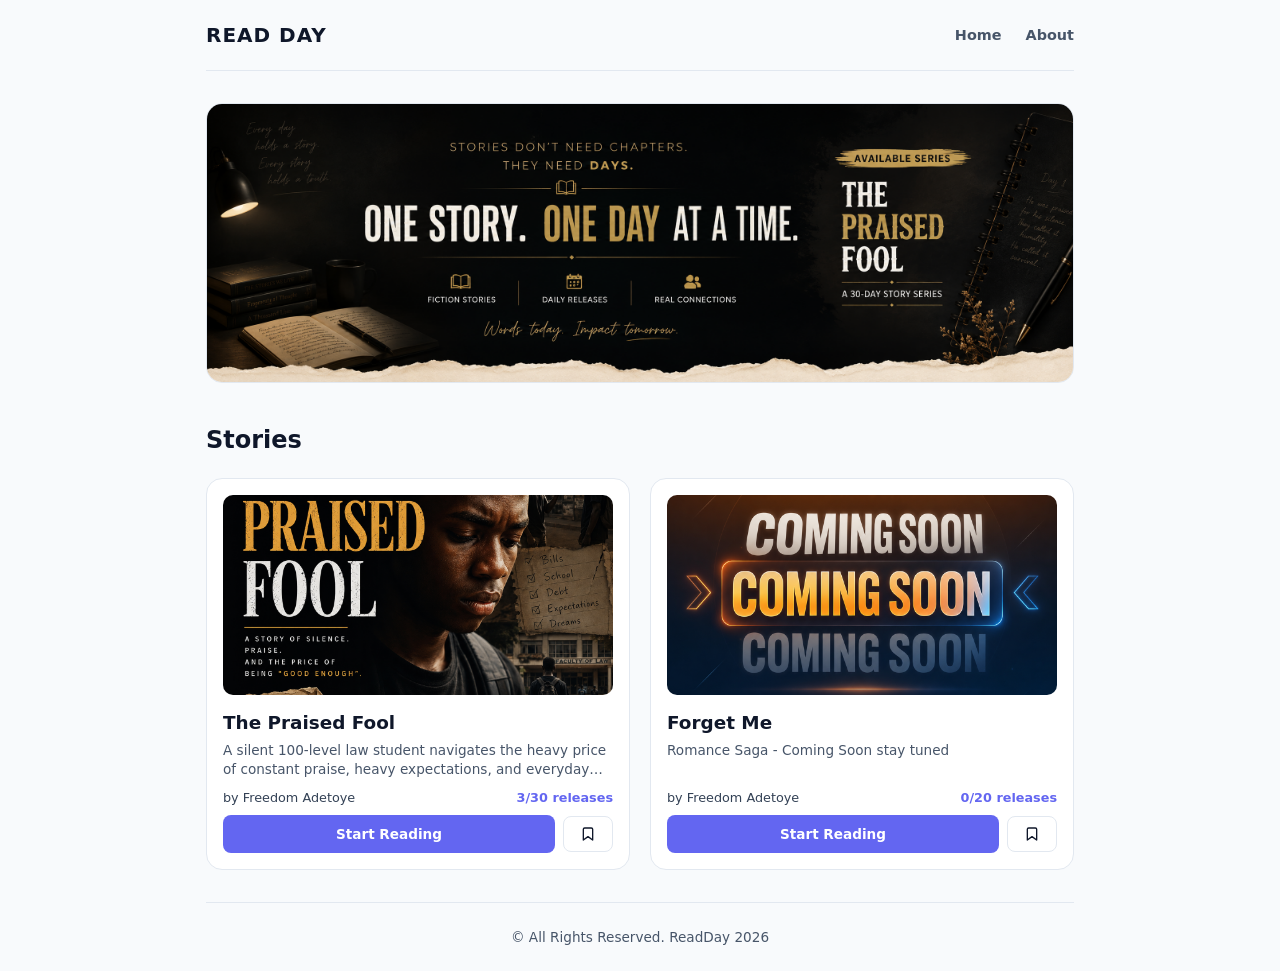
<file: index.html>
<!DOCTYPE html>
<html lang="en">
<head>
  <meta charset="UTF-8">
  <meta name="viewport" content="width=device-width, initial-scale=1.0">

  <!-- Primary SEO -->
  <title>ReadDay — Stories Told One Day at a Time</title>

  <meta
    name="description"
    content="ReadDay is a storytelling platform where stories unfold one Day at a time. Discover serialized stories, follow your favorite series, and come back for the next Day."
  >

  <meta
    name="keywords"
    content="ReadDay, Read Day, stories, short stories, serialized stories, daily stories, storytelling, fiction, Nigerian stories, African stories, online stories, story series"
  >

  <meta name="author" content="ReadDay">
  <meta name="robots" content="index, follow">
  <meta name="googlebot" content="index, follow">

  <!-- Canonical URL -->
  <link rel="canonical" href="https://readday.netlify.app/">

  <!-- Google Search Console -->
  <meta
    name="google-site-verification"
    content="KsjH5SV1q-YHQZJ7qArYJ-oVG-c3FbZ7Lfl--VNaDPQ"
  >

  <!-- Open Graph / Facebook -->
  <meta property="og:type" content="website">
  <meta property="og:site_name" content="ReadDay">
  <meta property="og:title" content="ReadDay — Stories Told One Day at a Time">
  <meta
    property="og:description"
    content="Discover stories that unfold one Day at a time. Read, follow, and return for the next Day."
  >
  <meta property="og:url" content="https://readday.netlify.app/">
  <meta
    property="og:image"
    content="https://readday.netlify.app/assets/images/open-graph.png"
  >
  <meta property="og:image:alt" content="ReadDay — Stories Told One Day at a Time">
  <meta property="og:image:type" content="image/png">

  <!-- Twitter / X -->
  <meta name="twitter:card" content="summary_large_image">
  <meta name="twitter:title" content="ReadDay — Stories Told One Day at a Time">
  <meta
    name="twitter:description"
    content="Discover stories that unfold one Day at a time. Read, follow, and return for the next Day."
  >
  <meta
    name="twitter:image"
    content="https://readday.netlify.app/assets/images/open-graph.png"
  >
  <meta name="twitter:image:alt" content="ReadDay — Stories Told One Day at a Time">

  <!-- Favicon -->
  <link
    rel="icon"
    type="image/svg+xml"
    href="./assets/favicon.svg"
  >

  <!-- Styles -->
  <link rel="stylesheet" href="./css/styles.css">
</head>
<body>

  <div class="content">
    <header>
      <h1>READ DAY</h1>

      <nav>
        <ul>
          <li><a href="./index.html">Home</a></li>
          <li><a href="./about.html">About</a></li>
        </ul>
      </nav>

      <div id="menu">
        <span></span>
        <span></span>
        <span></span>
      </div>
    </header>

    <main>
      <section id="hero-section">
        <img class="banner" src="./assets/images/banner.png" alt="Hero Section Banner Image">
      </section>

      <section id="stories">
        <h2>Stories</h2>

        <div id="stories-container"></div>
      </section>
    </main>

    <footer>
      &copy; All Rights Reserved. ReadDay 2026
    </footer>
  </div>

  <script src="./js/script.js"></script>
</body>
</html>
</file>
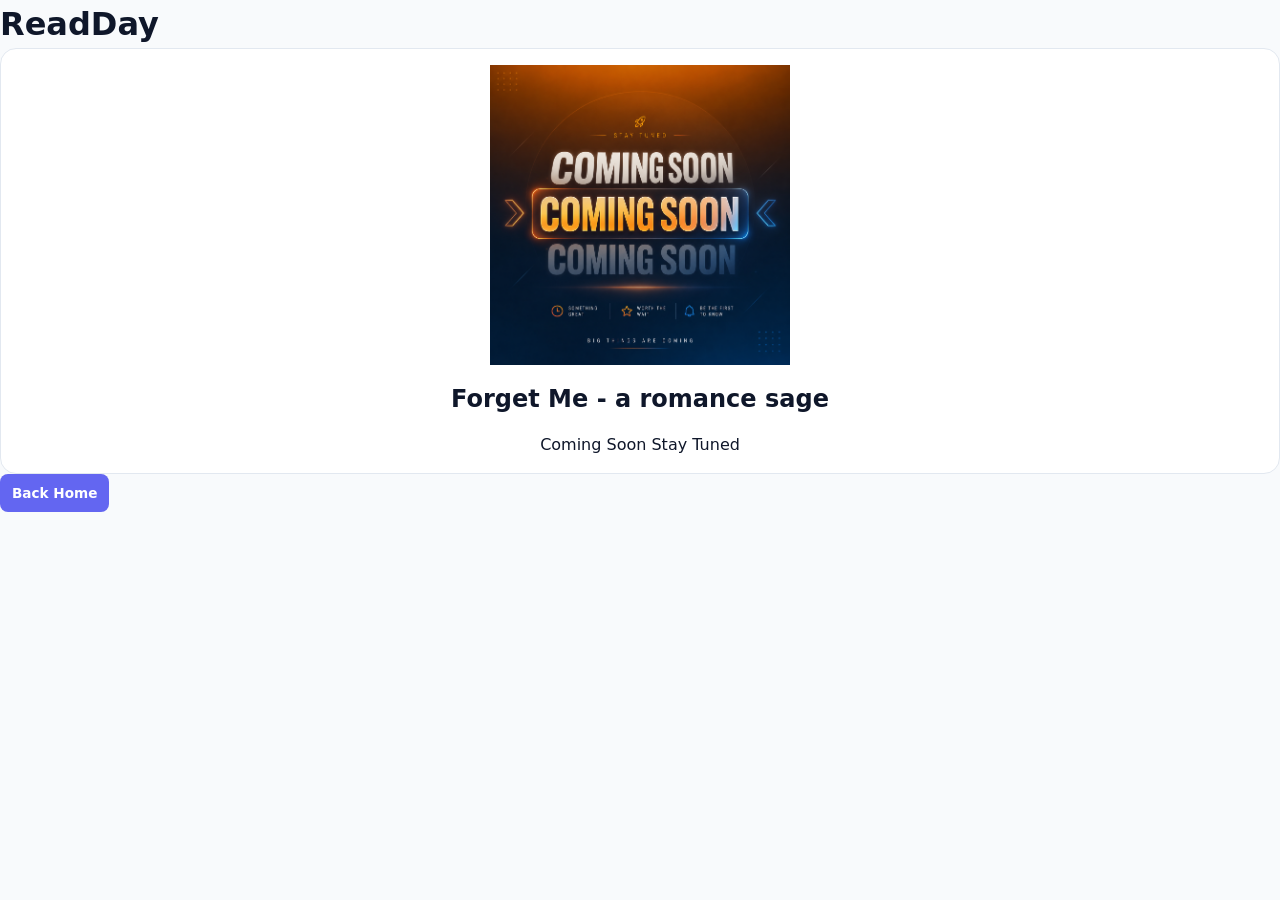
<file: read/forget_me/index.html>
<!doctype html>
<html lang="en">
  <head>
    <meta charset="UTF-8" />
    <meta name="viewport" content="width=device-width, initial-scale=1.0" />
    <title>Forget Me - a 20 days series | ReadDay</title>
    <link rel="stylesheet" href="../../css/styles.css" />
  </head>
  <body>
    <h1>ReadDay</h1>

    <div class="story-card">
      <img
        src="../../assets/images/coming_soon.png"
        alt="Coming Soon"
        width="300px"
      />

      <h2>Forget Me - a romance sage</h2>
      <p>Coming Soon Stay Tuned</p>
    </div>

    <a class="btn-read" href="../../index.html">Back Home</a>
  </body>
</html>
</file>
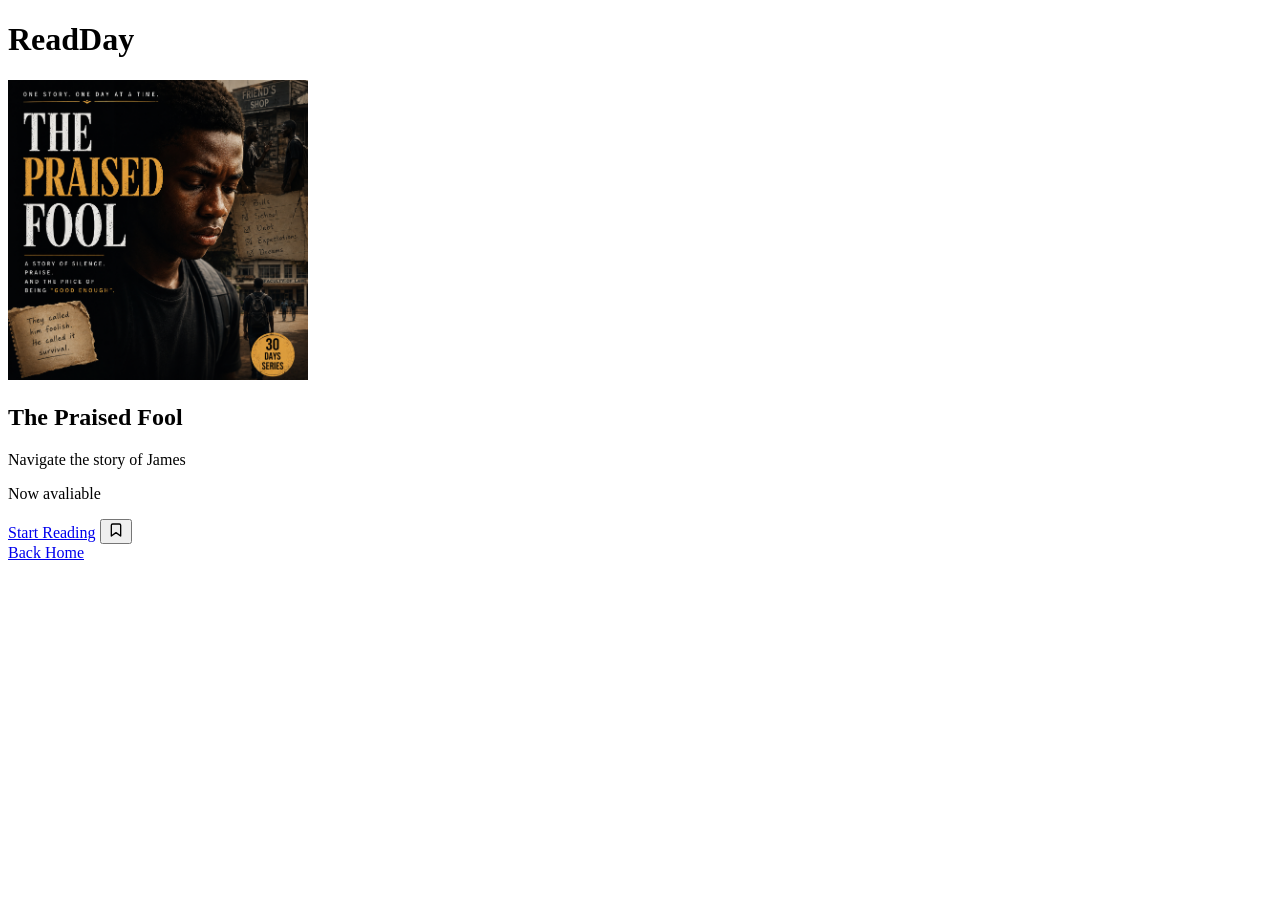
<file: read/the_praised_fool/index.html>
<!doctype html>
<html lang="en">
  <head>
    <meta charset="UTF-8" />
    <meta name="viewport" content="width=device-width, initial-scale=1.0" />
    <title>The Praised Fool - a 30 days series | ReadDay</title>
  </head>
  <body>
    <h1>ReadDay</h1>

    <div>
      <img
        src="../../assets/images/cover_image.png"
        alt="The Praised Fool Cover Image"
        width="300px"
      />

      <h2>The Praised Fool</h2>
      <p>Navigate the story of James</p>
      <p>Now avaliable</p>

      <a href="./day1.html">Start Reading</a>
      <button type="button" class="btn-save" aria-label="Save story">
        <svg
          width="16"
          height="16"
          viewBox="0 0 24 24"
          fill="none"
          stroke="currentColor"
          stroke-width="2"
          stroke-linecap="round"
          stroke-linejoin="round"
        >
          <path d="M19 21l-7-5-7 5V5a2 2 0 0 1 2-2h10a2 2 0 0 1 2 2z"></path>
        </svg>
      </button>
    </div>

    <a href="../../index.html">Back Home</a>
  </body>
</html>
</file>
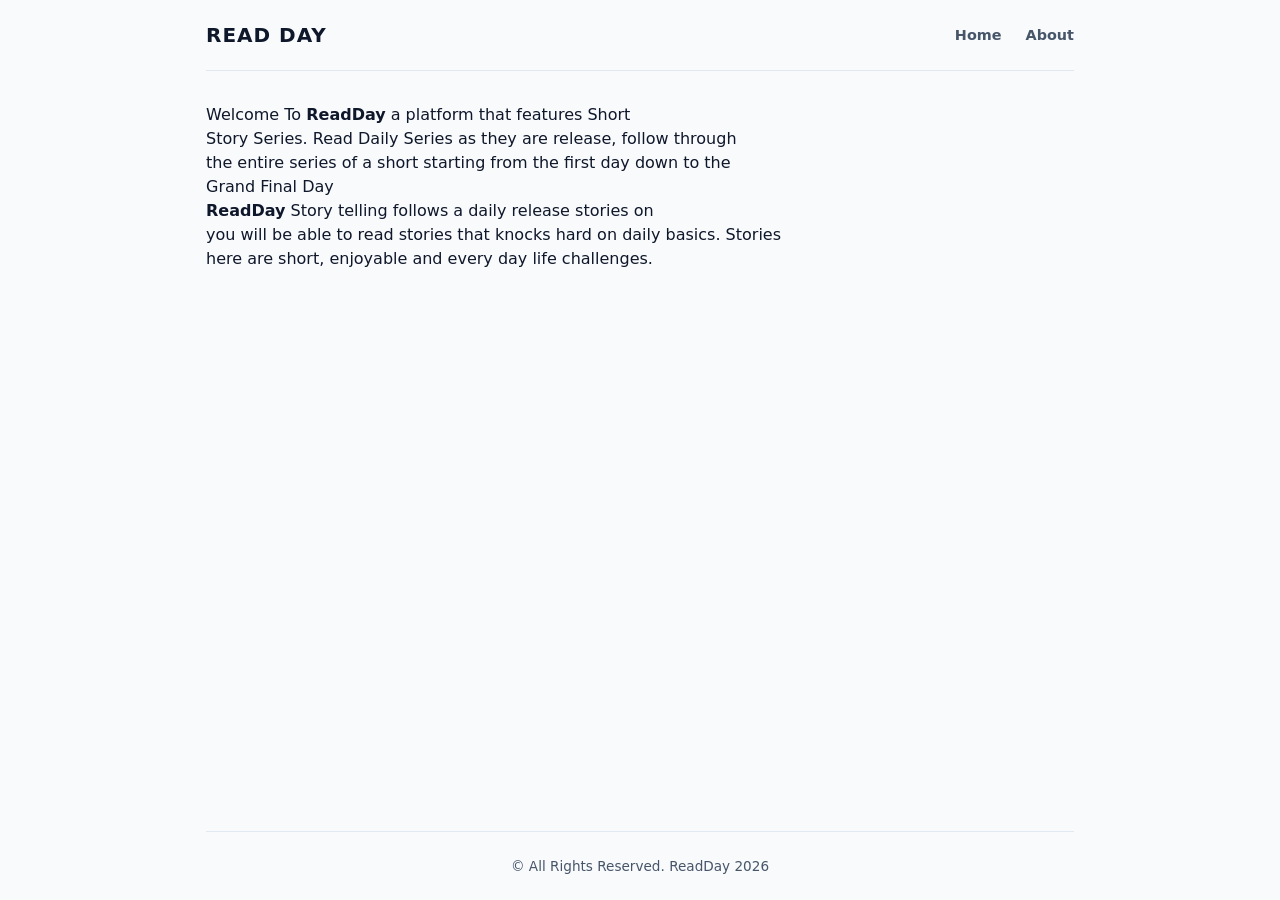
<file: about.html>
<!DOCTYPE html>
<html lang="en">
<head>
  <meta charset="UTF-8">
  <meta name="viewport" content="width=device-width, initial-scale=1.0">
  <title>READ-DAY | About</title>
  <link rel="stylesheet" href="./css/styles.css">
</head>
<body>

  <div class="content">
    <header>
      <h1>READ DAY</h1>

      <nav>
        <ul>
          <li><a href="./index.html">Home</a></li>
          <li><a href="./about.html">About</a></li>
        </ul>
      </nav>

      <div id="menu">
        <span></span>
        <span></span>
        <span></span>
      </div>
    </header>

    <main>
      <section id="about-section">
        <p>
          Welcome To <strong>ReadDay</strong> a platform that features Short <br>
          Story Series. Read Daily Series as they are release, follow through <br>
          the entire series of a short starting from the first day down to the <br>
          Grand Final Day
        </p>

        <p>
          <strong>ReadDay</strong> Story telling follows a daily release stories on <br>
          you will be able to read stories that knocks hard on daily basics. Stories <br>
          here are short, enjoyable and every day life challenges.
        </p>
      </section>
    </main>

    <footer>
      &copy; All Rights Reserved. ReadDay 2026
    </footer>
  </div>

  <script src="./js/script.js"></script>
</body>
</html>
</file>
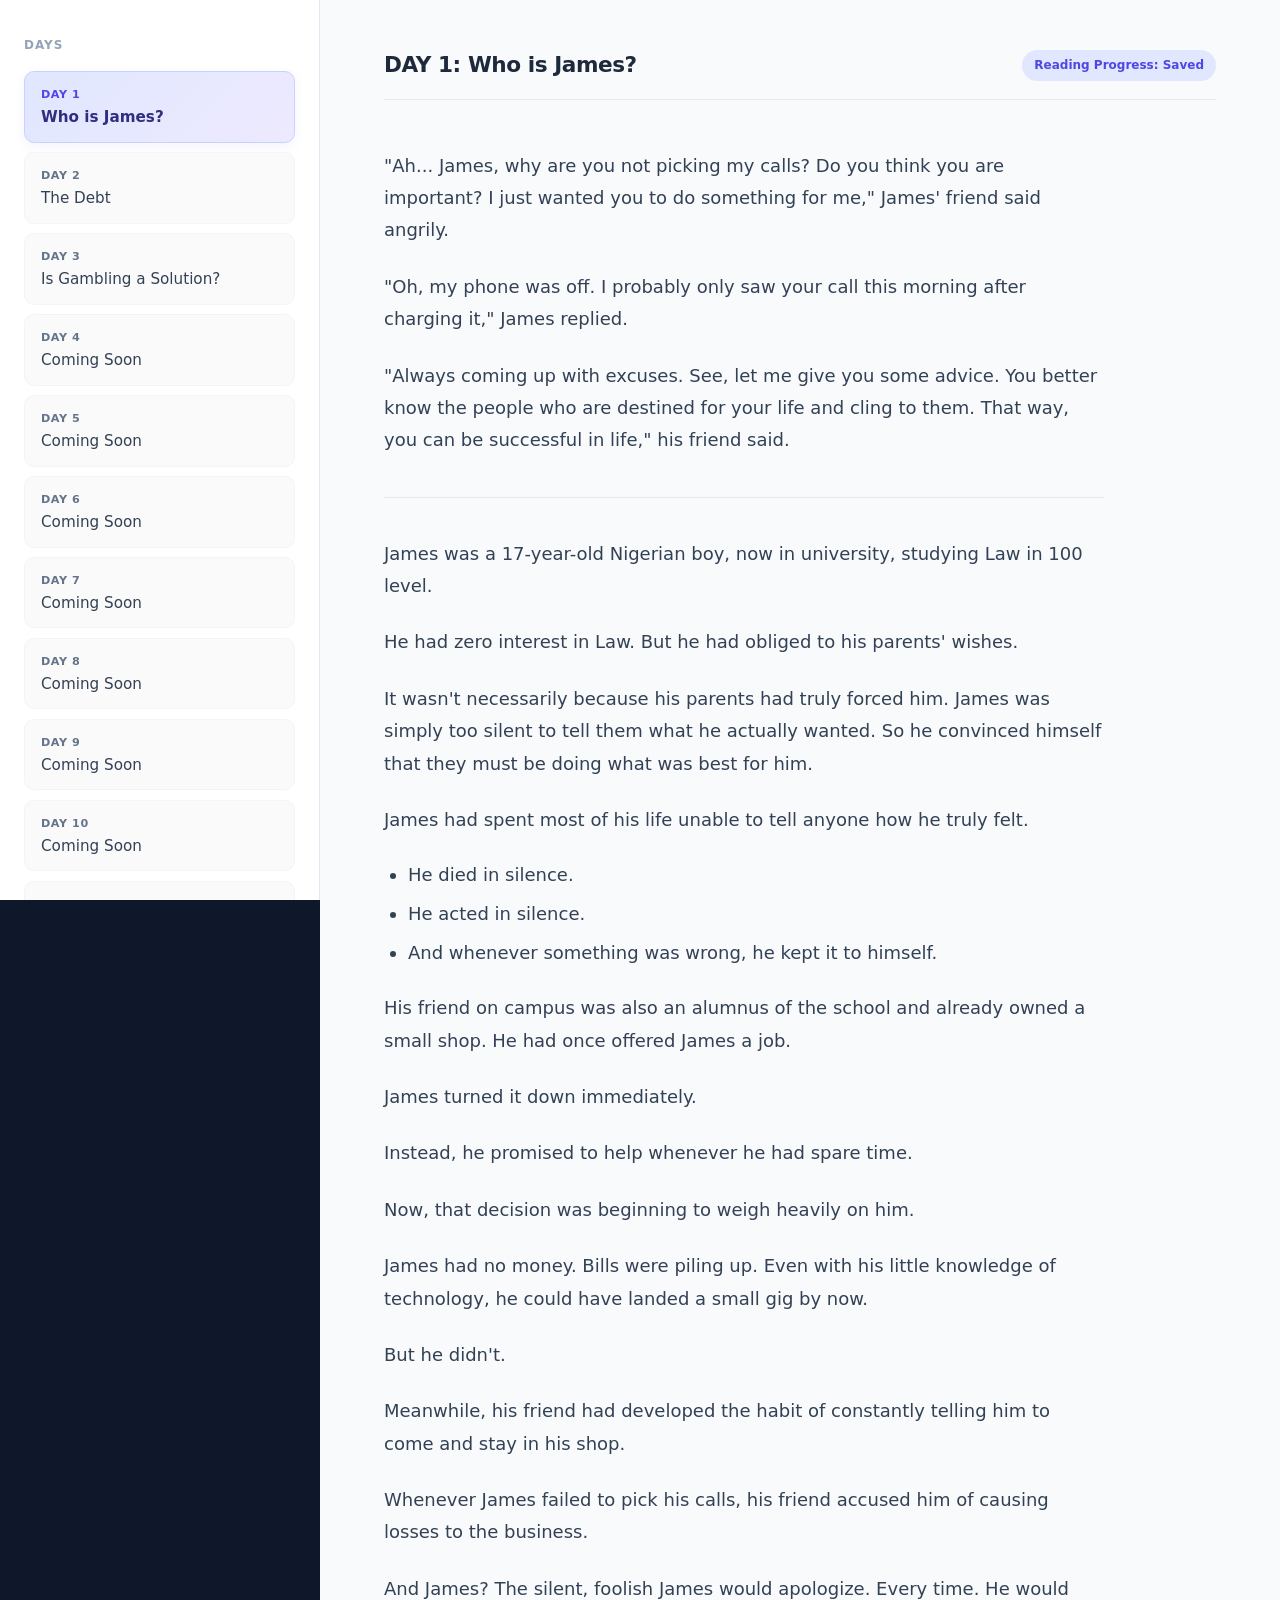
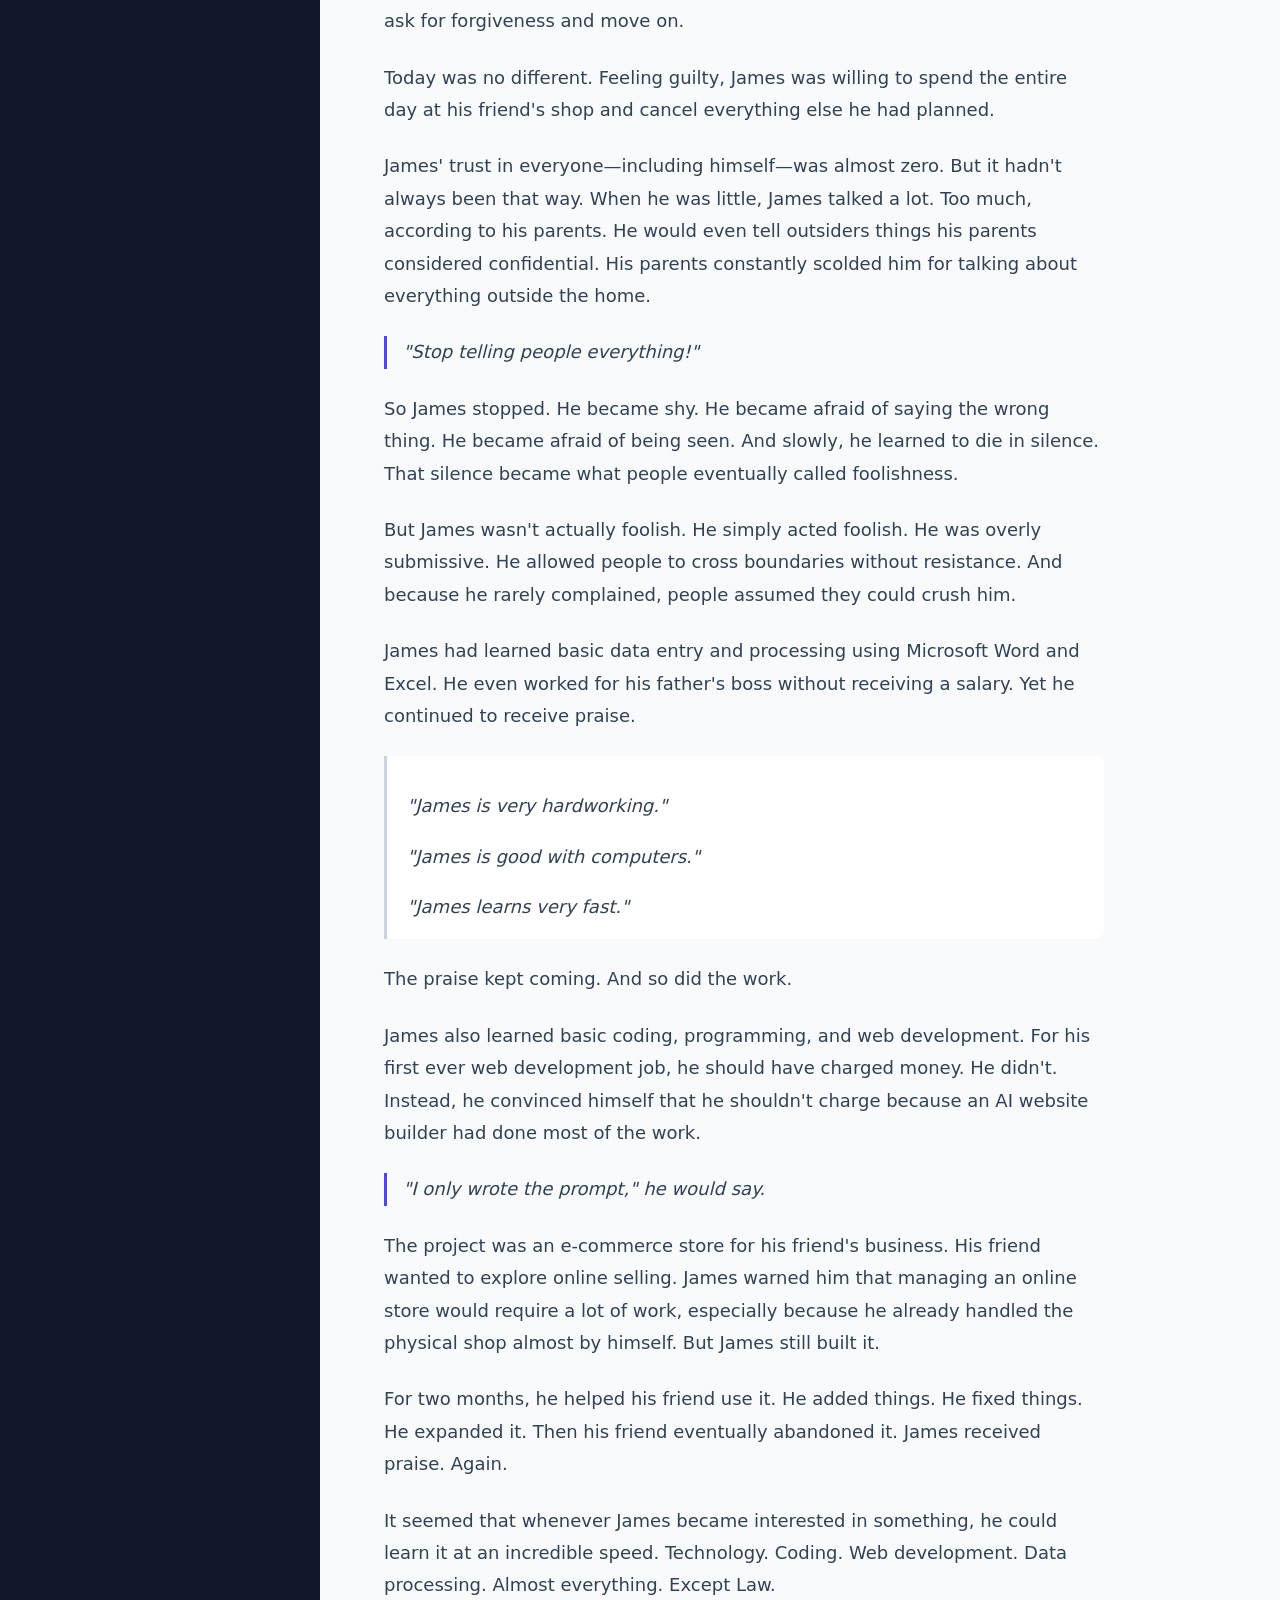
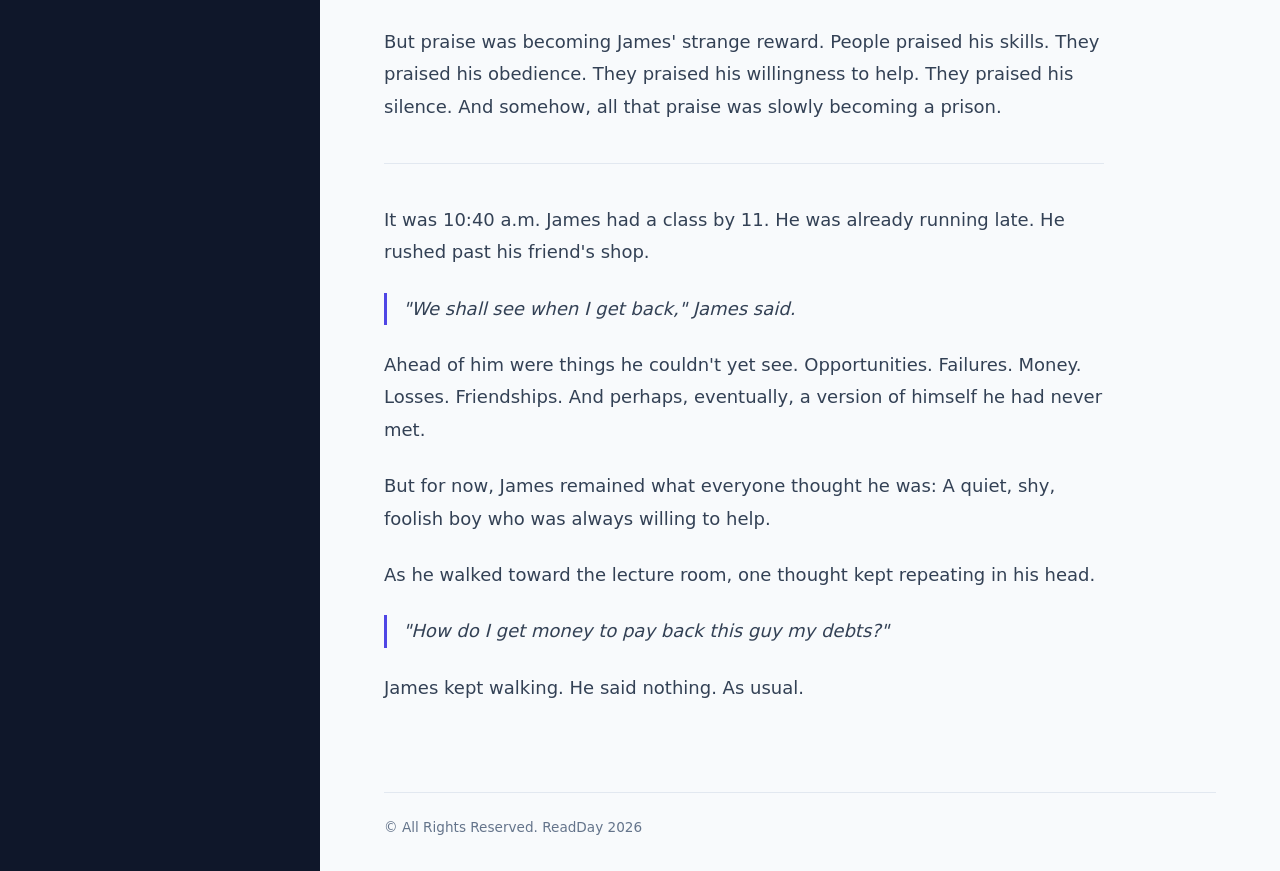
<file: read/the_praised_fool.html>
<!DOCTYPE html>
<html lang="en">

<head>
  <meta charset="UTF-8">
  <meta name="viewport" content="width=device-width, initial-scale=1.0">

  <!-- Primary SEO -->
  <title>The Praised Fool — A 30-Day Story | ReadDay</title>

  <meta
    name="description"
    content="Read The Praised Fool, a 30-day serialized story by Freedom Adetoye on ReadDay. Follow James, a young Nigerian university student navigating silence, expectations, friendship, money, talent, and the consequences of being praised for the wrong things."
  >

  <meta
    name="keywords"
    content="The Praised Fool, ReadDay, Freedom Adetoye, Nigerian short story, Nigerian fiction, African stories, serialized story, 30 day story, daily story, university student story, Nigerian university story, storytelling"
  >

  <meta name="author" content="Freedom Adetoye">

  <meta name="robots" content="index, follow">
  <meta name="googlebot" content="index, follow">

  <!-- Canonical URL -->
  <link
    rel="canonical"
    href="https://readday.netlify.app/read/the_praised_fool.html"
  >

  <!-- Open Graph / Facebook -->
  <meta property="og:type" content="article">
  <meta property="og:site_name" content="ReadDay">

  <meta
    property="og:title"
    content="The Praised Fool — A 30-Day Story"
  >

  <meta
    property="og:description"
    content="A young Nigerian university student who is praised for his talent, obedience, and silence slowly discovers that praise can become a prison."
  >

  <meta
    property="og:url"
    content="https://readday.netlify.app/read/the_praised_fool.html"
  >

  <meta
    property="og:image"
    content="https://readday.netlify.app/assets/images/cover_image.png"
  >

  <meta
    property="og:image:alt"
    content="The Praised Fool — A 30-Day Story on ReadDay"
  >

  <meta property="og:image:type" content="image/png">

  <!-- Article Metadata -->
  <meta property="article:author" content="Freedom Adetoye">
  <meta property="article:section" content="Fiction">
  <meta property="article:tag" content="The Praised Fool">
  <meta property="article:tag" content="Nigerian Fiction">
  <meta property="article:tag" content="Serialized Stories">

  <!-- Twitter / X -->
  <meta name="twitter:card" content="summary_large_image">

  <meta
    name="twitter:title"
    content="The Praised Fool — A 30-Day Story"
  >

  <meta
    name="twitter:description"
    content="Follow James, a young Nigerian university student navigating silence, expectations, friendship, money, talent, and the consequences of being praised for the wrong things."
  >

  <meta
    name="twitter:image"
    content="https://readday.netlify.app/assets/images/cover_image.png"
  >

  <meta
    name="twitter:image:alt"
    content="The Praised Fool — A 30-Day Story on ReadDay"
  >

  <!-- Favicon -->
  <link
    rel="icon"
    type="image/svg+xml"
    href="../assets/favicon.svg"
  >

  <!-- Styles -->
  <link rel="stylesheet" href="../css/read.css">
</head>

<body class="spa-body">

  <div class="spa-layout">
    <!-- Mobile Sidebar Backdrop Overlay -->
    <div class="sidebar-overlay-backdrop" id="sidebar-backdrop"></div>

    <!-- Sidebar View -->
    <aside class="spa-sidebar" id="spa-sidebar">
      <div class="sidebar-cover" id="sidebar-cover">
        <div class="sidebar-overlay">
          <a href="../index.html" class="back-link">
            <svg xmlns="http://www.w3.org/2000/svg" width="16" height="16" viewBox="0 0 24 24" fill="none"
              stroke="currentColor" stroke-width="2" stroke-linecap="round" stroke-linejoin="round">
              <line x1="19" y1="12" x2="5" y2="12"></line>
              <polyline points="12 19 5 12 12 5"></polyline>
            </svg>
            Home
          </a>
          <h1 id="sidebar-title">The Praised Fool</h1>
          <span class="sidebar-author" id="sidebar-author">By Freedom Adetoye</span>
        </div>
      </div>

      <div class="sidebar-chapters-container">
        <h3>Days</h3>
        <ul id="chapters-list" class="chapters-list">
          <!-- Dynamically populated by read.js -->
        </ul>
      </div>
    </aside>

    <!-- Content View -->
    <main class="spa-content">
      <header class="content-header">
        <div class="header-left-group">
          <!-- Hamburger Toggle Button for Sidebar -->
          <button class="sidebar-toggle-btn" id="sidebar-toggle" aria-label="Toggle Chapters Sidebar">
            <span></span>
            <span></span>
            <span></span>
          </button>
          <h2 id="content-day-header">DAY 1: Who is James?</h2>
        </div>
        <div class="progress-indicator" id="progress-indicator">Reading Progress: Saved</div>
      </header>

      <article class="story-article-spa">
        <section id="story-text-container" class="d-content">
          <!-- Dynamically populated by read.js -->
        </section>
      </article>

      <footer class="spa-footer">
        &copy; All Rights Reserved. ReadDay 2026
      </footer>
    </main>
  </div>

  <script src="../js/read.js"></script>
</body>

</html>
</file>
<file: css/styles.css>
/* ==========================
   Base & Reset Styles
   ========================== */
*, *::before, *::after {
  box-sizing: border-box;
  margin: 0;
  padding: 0;
}

:root {
  --bg-color: #f8fafc;
  --card-bg: #ffffff;
  --text-main: #0f172a;
  --text-muted: #475569;
  --primary: #6366f1;
  --primary-hover: #4f46e5;
  --border-color: #e2e8f0;
  --radius: 16px;
  --transition: all 0.2s ease;
}

body {
  font-family: 'Inter', system-ui, -apple-system, sans-serif;
  background-color: var(--bg-color);
  color: var(--text-main);
  line-height: 1.5;
  min-height: 100vh;
}

.content {
  width: 100%;
  max-width: 900px;
  margin: 0 auto;
  padding: 0 1rem;
  min-height: 100vh;
  display: flex;
  flex-direction: column;
}

/* ==========================
   Header Styles
   ========================== */
header {
  display: flex;
  align-items: center;
  justify-content: space-between;
  padding: 1.25rem 0;
  border-bottom: 1px solid var(--border-color);
  position: relative;
}

header h1 {
  font-size: 1.25rem;
  font-weight: 800;
  letter-spacing: 0.05em;
  color: var(--text-main);
}

nav ul {
  display: flex;
  list-style: none;
  gap: 1.5rem;
}

nav a {
  text-decoration: none;
  color: var(--text-muted);
  font-weight: 600;
  font-size: 0.9rem;
  transition: var(--transition);
}

nav a:hover {
  color: var(--primary);
}

#menu {
  display: none;
  flex-direction: column;
  gap: 5px;
  cursor: pointer;
}

#menu span {
  display: block;
  width: 22px;
  height: 2px;
  background-color: var(--text-main);
  transition: var(--transition);
}

@media (max-width: 640px) {
  nav {
    display: none;
    position: absolute;
    top: 100%;
    left: 0;
    width: 100%;
    background-color: var(--card-bg);
    border: 1px solid var(--border-color);
    border-radius: 12px;
    padding: 1rem 1.5rem;
    z-index: 100;
  }

  nav.nav-active {
    display: block;
  }

  nav ul {
    flex-direction: column;
    gap: 0.75rem;
  }

  #menu {
    display: flex;
  }
}

/* ==========================
   Main & Hero Section
   ========================== */
main {
  flex: 1;
  padding: 2rem 0;
}

#hero-section {
  margin-bottom: 2rem;
}

.banner {
  width: 100%;
  max-height: 280px;
  object-fit: cover;
  border-radius: var(--radius);
  border: 1px solid var(--border-color);
}

/* ==========================
   Stories Section
   ========================== */
#stories h2 {
  font-size: 1.5rem;
  font-weight: 700;
  margin-bottom: 1.25rem;
}

#stories-container {
  display: grid;
  grid-template-columns: repeat(2, 1fr);
  gap: 1.25rem;
}

/* ==========================
   Story Card
   ========================== */
.story-card {
  background-color: var(--card-bg);
  border: 1px solid var(--border-color);
  border-radius: var(--radius);
  padding: 1rem;
  display: flex;
  flex-direction: column;
  align-items: center;
  gap: 1rem;
  transition: var(--transition);
}

.story-card:hover {
  border-color: #cbd5e1;
}

/* Left: Cover Image Box */
.card-image-wrapper {
  width: 100%;
  min-width: 130px;
  height: 200px;
  aspect-ratio: 3 / 4;
  border-radius: 10px;
  overflow: hidden;
  background-color: #f1f5f9;
  flex-shrink: 0;
}

.cover-img {
  width: 100%;
  height: 100%;
  object-fit: cover;
  display: block;
}

/* Right: Content Wrapper */
.card-content {
  display: flex;
  flex-direction: column;
  justify-content: space-between;
  flex: 1;
  min-width: 0;
  width: 100%;
}

.story-title {
  font-size: 1.15rem;
  font-weight: 700;
  color: var(--text-main);
  line-height: 1.3;
  margin-bottom: 0.35rem;
  white-space: nowrap;
  overflow: hidden;
  text-overflow: ellipsis;
}

.story-desc {
  font-size: 0.85rem;
  color: var(--text-muted);
  line-height: 1.45;
  display: -webkit-box;
  -webkit-line-clamp: 2;
  -webkit-box-orient: vertical;
  overflow: hidden;
  margin-bottom: 0.5rem;
}

/* Author & Releases Metadata Row */
.story-meta {
  display: flex;
  align-items: center;
  justify-content: space-between;
  font-size: 0.8rem;
  color: var(--text-muted);
  margin-top: auto;
  padding-bottom: 0.5rem;
}

.author-name {
  font-weight: 500;
  color: #334155;
}

.release-count {
  font-weight: 600;
  color: var(--primary);
}

/* Bottom Action Buttons Row */
.card-actions {
  display: flex;
  align-items: center;
  gap: 0.5rem;
}

.btn-read {
  flex: 1;
  display: inline-flex;
  align-items: center;
  justify-content: center;
  background-color: var(--primary);
  color: #ffffff;
  text-decoration: none;
  font-size: 0.85rem;
  font-weight: 600;
  padding: 0.55rem 0.75rem;
  border-radius: 8px;
  transition: var(--transition);
}

.btn-read:hover {
  background-color: var(--primary-hover);
}

.btn-save {
  width: 50px;
  height: 36px;
  display: inline-flex;
  align-items: center;
  justify-content: center;
  background-color: transparent;
  border: 1px solid var(--border-color);
  color: var(--text-main);
  border-radius: 8px;
  cursor: pointer;
  transition: var(--transition);
  flex-shrink: 0;
}

.btn-save:hover {
  background-color: #e2e8f0;
}

/* Mobile Responsiveness */
@media (max-width: 480px) {
  .story-card {
    padding: 0.75rem;
    gap: 0.75rem;
    flex-direction: column;
    align-items: stretch;
  }

  ._s {
    display: none;
  }

  .card-image-wrapper {
    width: auto;
    min-width: 105px;
    height: 200px;
  }

  .story-title {
    font-size: 1rem;
  }

  .story-desc {
    font-size: 0.8rem;
    -webkit-line-clamp: 2;
  }

  .story-meta {
    font-size: 0.75rem;
  }

  .btn-read {
    font-size: 0.8rem;
    padding: 0.5rem;
  }

  .btn-save {
    width: 40px;
  }

  #stories-container {
    grid-template-columns: 1fr;
  }
}

/* Footer */
footer {
  text-align: center;
  padding: 1.5rem 0;
  border-top: 1px solid var(--border-color);
  font-size: 0.85rem;
  color: var(--text-muted);
}
</file>
<file: css/read.css>
/* ==========================
   SPA Reader Layout & Styles
   ========================== */
body.spa-body {
  font-family: 'Inter', system-ui, -apple-system, sans-serif;
  background-color: #0f172a;
  color: #1e293b;
  line-height: 1.6;
  margin: 0;
  display: block;
  min-height: 100vh;
}

.spa-layout {
  display: grid;
  grid-template-columns: 320px 1fr;
  min-height: 100vh;
  width: 100%;
  position: relative;
}

/* Modern Text-Only Sidebar Styling */
.spa-sidebar {
  background-color: #ffffff;
  border-right: 1px solid #e2e8f0;
  display: flex;
  flex-direction: column;
  height: 100vh;
  position: sticky;
  top: 0;
  overflow-y: auto;
  transition: transform 0.3s cubic-bezier(0.16, 1, 0.3, 1);
  z-index: 100;
}

/* Hidden cover image container since it's removed */
.sidebar-cover {
  display: none !important;
}

.sidebar-header-modern {
  padding: 2rem 1.5rem 1.25rem 1.5rem;
  border-bottom: 1px solid #f1f5f9;
  display: flex;
  flex-direction: column;
  gap: 1rem;
}

.back-link-modern {
  display: inline-flex;
  align-items: center;
  gap: 0.4rem;
  color: #4f46e5;
  text-decoration: none;
  font-size: 0.8rem;
  font-weight: 600;
  background: #e0e7ff;
  padding: 6px 12px;
  border-radius: 20px;
  width: fit-content;
  transition: all 0.2s ease;
}

.back-link-modern:hover {
  background: #c7d2fe;
}

.sidebar-header-modern h1 {
  color: #0f172a;
  font-size: 1.25rem;
  font-weight: 800;
  line-height: 1.3;
  letter-spacing: -0.02em;
  margin: 0;
}

.sidebar-author-modern {
  color: #64748b;
  font-size: 0.8rem;
  font-weight: 500;
}

.sidebar-chapters-container {
  padding: 1.5rem;
  flex: 1;
}

.sidebar-chapters-container h3 {
  font-size: 0.75rem;
  text-transform: uppercase;
  letter-spacing: 0.08em;
  color: #94a3b8;
  margin-bottom: 1rem;
  font-weight: 700;
}

.chapters-list {
  list-style: none;
  display: flex;
  flex-direction: column;
  gap: 0.6rem;
  padding: 0;
  margin: 0;
}

.chapter-item {
  padding: 0.85rem 1rem;
  border-radius: 10px;
  cursor: pointer;
  transition: all 0.2s ease;
  display: flex;
  flex-direction: column;
  gap: 3px;
  border: 1px solid #f1f5f9;
  background-color: #fafafa;
}

.chapter-item:hover {
  background-color: #f1f5f9;
  border-color: #e2e8f0;
}

.chapter-item.active {
  background: linear-gradient(135deg, #e0e7ff 0%, #ede9fe 100%);
  border-color: #c7d2fe;
  box-shadow: 0 4px 12px rgba(79, 70, 229, 0.06);
}

.chapter-item.active .chap-num {
  color: #4f46e5;
}

.chapter-item.active .chap-title {
  color: #312e81;
  font-weight: 700;
}

.chap-num {
  font-size: 0.7rem;
  font-weight: 700;
  color: #64748b;
  text-transform: uppercase;
  letter-spacing: 0.05em;
}

.chap-title {
  font-size: 0.95rem;
  color: #334155;
  font-weight: 500;
  line-height: 1.4;
}

/* ==========================
   Sticky Content Header & View
   ========================== */
.spa-content {
  background-color: #f8fafc;
  padding: 2rem 4rem;
  display: flex;
  flex-direction: column;
  justify-content: space-between;
  min-height: 100vh;
  overflow-y: auto;
}

.content-header {
  position: sticky;
  top: 0;
  background-color: #f8fafc;
  z-index: 50;
  border-bottom: 1px solid #e2e8f0;
  padding: 1rem 0;
  margin-bottom: 2rem;
  display: flex;
  justify-content: space-between;
  align-items: center;
  gap: 1rem;
}

.header-left-group {
  display: flex;
  align-items: center;
  gap: 1rem;
  min-width: 0; /* Prevents flex items from breaking boundaries */
}

.content-header h2 {
  font-size: 1.35rem;
  font-weight: 800;
  color: #1e293b;
  letter-spacing: -0.02em;
  white-space: nowrap;        /* Keeps title cleanly on one line */
  overflow: hidden;           /* Clips overflow text */
  text-overflow: ellipsis;    /* Adds ellipsis (...) if text is too long */
  margin: 0;
}

/* Sidebar Toggle Hamburger Button (Hidden on Desktop) */
.sidebar-toggle-btn {
  display: none;
  flex-direction: column;
  justify-content: space-between;
  width: 22px;
  height: 16px;
  background: transparent;
  border: none;
  cursor: pointer;
  padding: 0;
  flex-shrink: 0;
}

.sidebar-toggle-btn span {
  display: block;
  width: 100%;
  height: 2px;
  background-color: #1e293b;
  border-radius: 2px;
  transition: all 0.3s ease;
}

.sidebar-overlay-backdrop {
  display: none;
  position: fixed;
  top: 0;
  left: 0;
  width: 100%;
  height: 100%;
  background: rgba(15, 23, 42, 0.6);
  backdrop-filter: blur(3px);
  -webkit-backdrop-filter: blur(3px);
  z-index: 99;
}

.progress-indicator {
  font-size: 0.75rem;
  font-weight: 600;
  color: #4f46e5;
  background: #e0e7ff;
  padding: 6px 12px;
  border-radius: 20px;
  white-space: nowrap;
  flex-shrink: 0;
}

.story-article-spa {
  max-width: 720px;
  width: 100%;
}

.spa-footer {
  margin-top: 4rem;
  border-top: 1px solid #e2e8f0;
  padding-top: 1.5rem;
  font-size: 0.85rem;
  color: #64748b;
  text-align: left;
}

/* Story Typography & Elements */
.d-content p, 
#story-text-container p {
  font-size: 1.125rem;
  color: #334155;
  line-height: 1.8;
  margin-bottom: 1.5rem;
}

.story-list {
  margin: 1.5rem 0;
  padding-left: 1.5rem;
  color: #334155;
}

.story-list li {
  font-size: 1.125rem;
  line-height: 1.7;
  margin-bottom: 0.5rem;
}

.story-divider {
  border: 0;
  height: 1px;
  background-color: #e2e8f0;
  margin: 2.5rem 0;
}

.dialogue-quote {
  font-style: italic;
  font-weight: 500;
  color: #1e293b;
  border-left: 3px solid #4f46e5;
  padding-left: 1rem;
  margin: 1.5rem 0;
}

.story-quote {
  background-color: #ffffff;
  border-left: 3px solid #cbd5e1;
  padding: 1rem 1.25rem;
  margin: 1.5rem 0;
  border-radius: 0 8px 8px 0;
  box-shadow: 0 1px 3px rgba(0, 0, 0, 0.02);
}

.story-quote p {
  margin-bottom: 0.5rem !important;
  font-style: italic;
  color: #64748b;
}

.story-quote p:last-child {
  margin-bottom: 0 !important;
}

/* Responsive adjustments & Sidebar Drawer Logic */
@media (max-width: 900px) {
  .spa-layout {
    grid-template-columns: 1fr;
  }

  .spa-sidebar {
    position: fixed;
    top: 0;
    left: 0;
    width: 300px;
    height: 100vh;
    transform: translateX(-100%);
    box-shadow: 10px 0 30px rgba(0, 0, 0, 0.15);
  }

  .spa-sidebar.sidebar-open {
    transform: translateX(0);
  }

  .sidebar-toggle-btn {
    display: flex;
  }

  .sidebar-overlay-backdrop.active {
    display: block;
  }

  .spa-content {
    padding: 1rem 1.25rem;
  }

  .content-header {
    padding: 0.75rem 0;
    margin-bottom: 1.5rem;
  }

  .content-header h2 {
    font-size: 1.05rem;
  }
}
</file>
